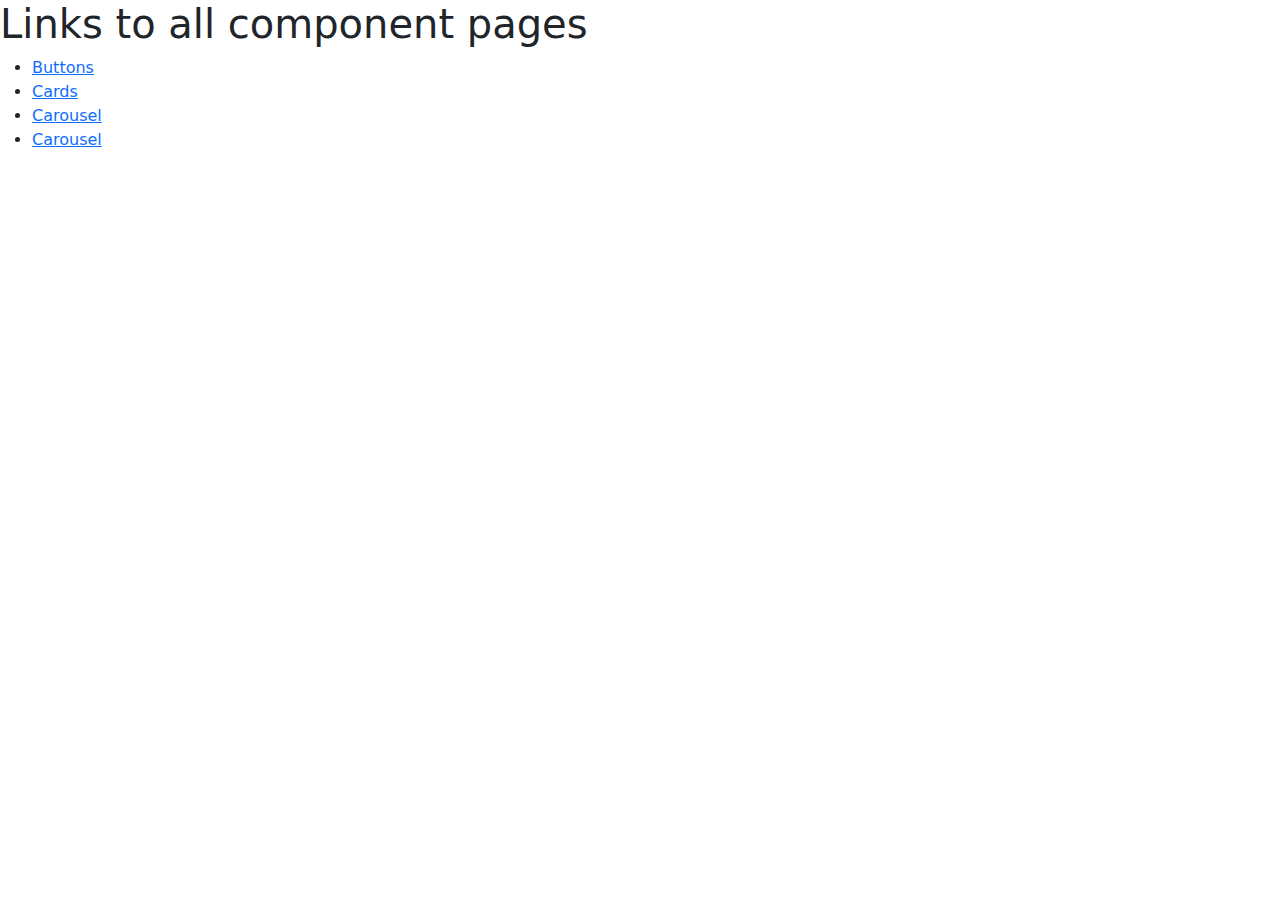
<file: index.html>
<!DOCTYPE html>
<html lang="en">
  <head>
    <meta charset="utf-8">
    <meta name="viewport" content="width=device-width, initial-scale=1">
    <title>Bootstrap demo</title>
    <link href="https://cdn.jsdelivr.net/npm/bootstrap@5.3.3/dist/css/bootstrap.min.css" rel="stylesheet" integrity="sha384-QWTKZyjpPEjISv5WaRU9OFeRpok6YctnYmDr5pNlyT2bRjXh0JMhjY6hW+ALEwIH" crossorigin="anonymous">
  </head>
  <body>
    <h1>Links to all component pages</h1>
    <ul>
        <li>
            <a href="buttons.html">Buttons</a>
        </li>
        <li>
            <a href="cards.html">Cards</a>
        </li>   
        <li>
            <a href="carousel.html">Carousel</a>
        </li>
        <li>
          <a href="navbar.html">Carousel</a>
      </li>
        
    </ul>
    <script src="https://cdn.jsdelivr.net/npm/bootstrap@5.3.3/dist/js/bootstrap.bundle.min.js" integrity="sha384-YvpcrYf0tY3lHB60NNkmXc5s9fDVZLESaAA55NDzOxhy9GkcIdslK1eN7N6jIeHz" crossorigin="anonymous"></script>
  </body>
</html>
</file>
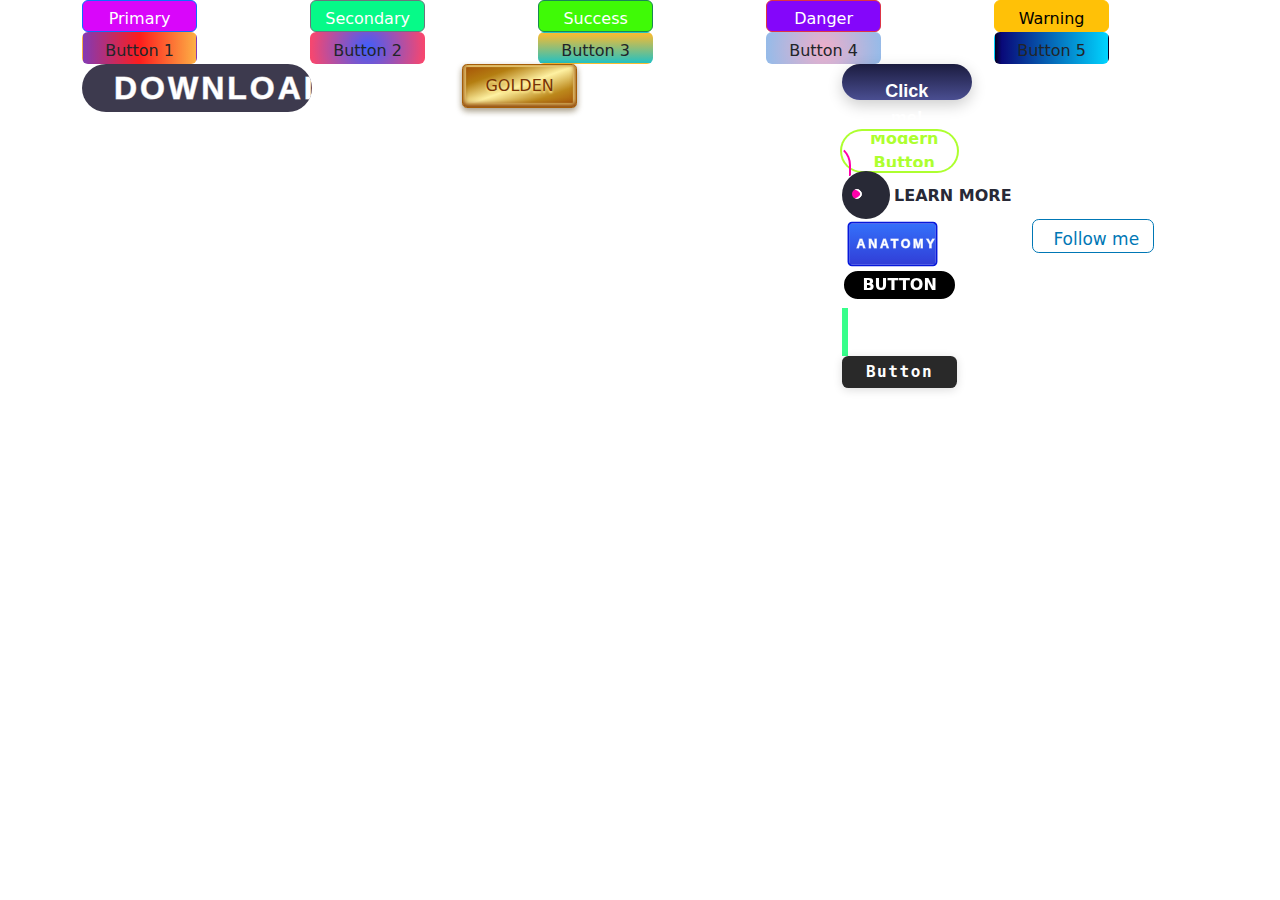
<file: buttons.html>
<!DOCTYPE html>
<html lang="en">

<head>
    <meta charset="utf-8">
    <meta name="viewport" content="width=device-width, initial-scale=1">
    <title>Bootstrap demo</title>
    <link href="https://cdn.jsdelivr.net/npm/bootstrap@5.3.3/dist/css/bootstrap.min.css" rel="stylesheet"
        integrity="sha384-QWTKZyjpPEjISv5WaRU9OFeRpok6YctnYmDr5pNlyT2bRjXh0JMhjY6hW+ALEwIH" crossorigin="anonymous">
    <link rel="stylesheet" href="css/buttons.css">
</head>

<body>

    <div class="container">
        <div class="row">
            <div class="col">
                <button type="button" class="btn btn-primary"> Primary</button>
            </div>
            <div class="col">
                <button type="button" class="btn btn-secondary">Secondary</button>
            </div>
            <div class="col">
                <button type="button" class="btn btn-success">Success</button>
            </div>
            <div class="col">
                <button type="button" class="btn btn-danger">Danger</button>
            </div>
            <div class="col">
                <button type="button" class="btn btn-warning">Warning</button>
            </div>
        </div>

        <div class="row">
            <div class="col">
                <button type="button" class="btn btn-button1"> Button 1</button>
            </div>
            <div class="col">
                <button type="button" class="btn btn-button2"> Button 2</button>
            </div>
            <div class="col">
                <button type="button" class="btn btn-button3"> Button 3</button>
            </div>
            <div class="col">
                <button type="button" class="btn btn-button4"> Button 4</button>
            </div>
            <div class="col">
                <button type="button" class="btn btn-button5"> Button 5</button>
            </div>

        </div>

        <div class="row">
            <div class="col">
                <button id="purple" class="button">
                    <span class="button-content">Download </span>
                </button>
            </div>
            <div class="col">

                <button role="button" class="golden-button">
                    <span class="golden-text">Golden</span>
                </button>
            </div>
            <div class="col">
                <button id="clickme" class="beautiful-button">
                    Click me!
                  </button>
            <div class="col">
                <button id="modern" class="animated-button">
                    <svg viewBox="0 0 24 24" class="arr-2" xmlns="http://www.w3.org/2000/svg">
                        <path
                            d="M16.1716 10.9999L10.8076 5.63589L12.2218 4.22168L20 11.9999L12.2218 19.778L10.8076 18.3638L16.1716 12.9999H4V10.9999H16.1716Z">
                        </path>
                    </svg>
                    <span class="text">Modern Button</span>
                    <span class="circle"></span>
                    <svg viewBox="0 0 24 24" class="arr-1" xmlns="http://www.w3.org/2000/svg">
                        <path
                            d="M16.1716 10.9999L10.8076 5.63589L12.2218 4.22168L20 11.9999L12.2218 19.778L10.8076 18.3638L16.1716 12.9999H4V10.9999H16.1716Z">
                        </path>
                    </svg>
                </button>

            </div>
            <div class="col">
                <button id="learnmore" class="learn-more">
                    <span class="circle" aria-hidden="true">
                    <span class="icon arrow"></span>
                    </span>
                    <span class="button-text">Learn More</span>
                  </button>
            </div>



            <div class="row">
                <div class="col">
                    <button id="anatomy" class="button">
                        <div class="icon">
                          <span class="text-icon hide">Icon</span>
                          <svg
                            class="css-i6dzq1"
                            stroke-linejoin="round"
                            stroke-linecap="round"
                            fill="none"
                            stroke-width="2"
                            stroke="currentColor"
                            height="24"
                            width="24"
                            viewBox="0 0 24 24"
                          >
                            <path d="M17 3a2.828 2.828 0 1 1 4 4L7.5 20.5 2 22l1.5-5.5L17 3z"></path>
                          </svg>
                        </div>
                        <span class="title"> Anatomy </span>
                        <div class="padding-left hide">
                          <div class="padding-left-line">
                            <span class="padding-left-text">Left Padding</span>
                          </div>
                        </div>
                        <div class="padding-right hide">
                          <div class="padding-right-line">
                            <span class="padding-right-text">Right Padding</span>
                          </div>
                        </div>
                        <div class="background hide">
                          <span class="background-text">Background</span>
                        </div>
                        <div class="border hide">
                          <span class="border-text">Border Radius</span>
                        </div>
                      </button>
                      
                </div>
                <div class="col">
                    <button id="followme">
                        <p>Follow me</p>
                        <svg viewBox="0 0 16 16" class="bi bi-whatsapp" fill="currentColor" height="16" width="16" xmlns="http://www.w3.org/2000/svg">
                            <path d="M0 1.146C0 .513.526 0 1.175 0h13.65C15.474 0 16 .513 16 1.146v13.708c0 .633-.526 1.146-1.175 1.146H1.175C.526 16 0 15.487 0 14.854V1.146zm4.943 12.248V6.169H2.542v7.225h2.401zm-1.2-8.212c.837 0 1.358-.554 1.358-1.248-.015-.709-.52-1.248-1.342-1.248-.822 0-1.359.54-1.359 1.248 0 .694.521 1.248 1.327 1.248h.016zm4.908 8.212V9.359c0-.216.016-.432.08-.586.173-.431.568-.878 1.232-.878.869 0 1.216.662 1.216 1.634v3.865h2.401V9.25c0-2.22-1.184-3.252-2.764-3.252-1.274 0-1.845.7-2.165 1.193v.025h-.016a5.54 5.54 0 0 1 .016-.025V6.169h-2.4c.03.678 0 7.225 0 7.225h2.4z"></path>
                        </svg>
                    </button>
                </div>
                <div class="col">
                    <button id="slide" class="btn-23">
                        <span class="text">Button</span>
                        <span aria-hidden="" class="marquee">Button</span>
                      </button>
                      
                </div>
                <div class="col">
                    <button id="green" class="button" data-text="Awesome">
                        <span class="actual-text">&nbsp;uiverse&nbsp;</span>
                        <span aria-hidden="true" class="hover-text">&nbsp;uiverse&nbsp;</span>
                    </button>
                </div>
                <div class="col">
                    <button id="code" class="ui-btn">
                        <span>
                          Button 
                        </span>
                      </button>
                </div>
            </div>

        </div>

    </div>

    <script src="https://cdn.jsdelivr.net/npm/bootstrap@5.3.3/dist/js/bootstrap.bundle.min.js"
        integrity="sha384-YvpcrYf0tY3lHB60NNkmXc5s9fDVZLESaAA55NDzOxhy9GkcIdslK1eN7N6jIeHz"
        crossorigin="anonymous"></script>
</body>

</html>
</file>
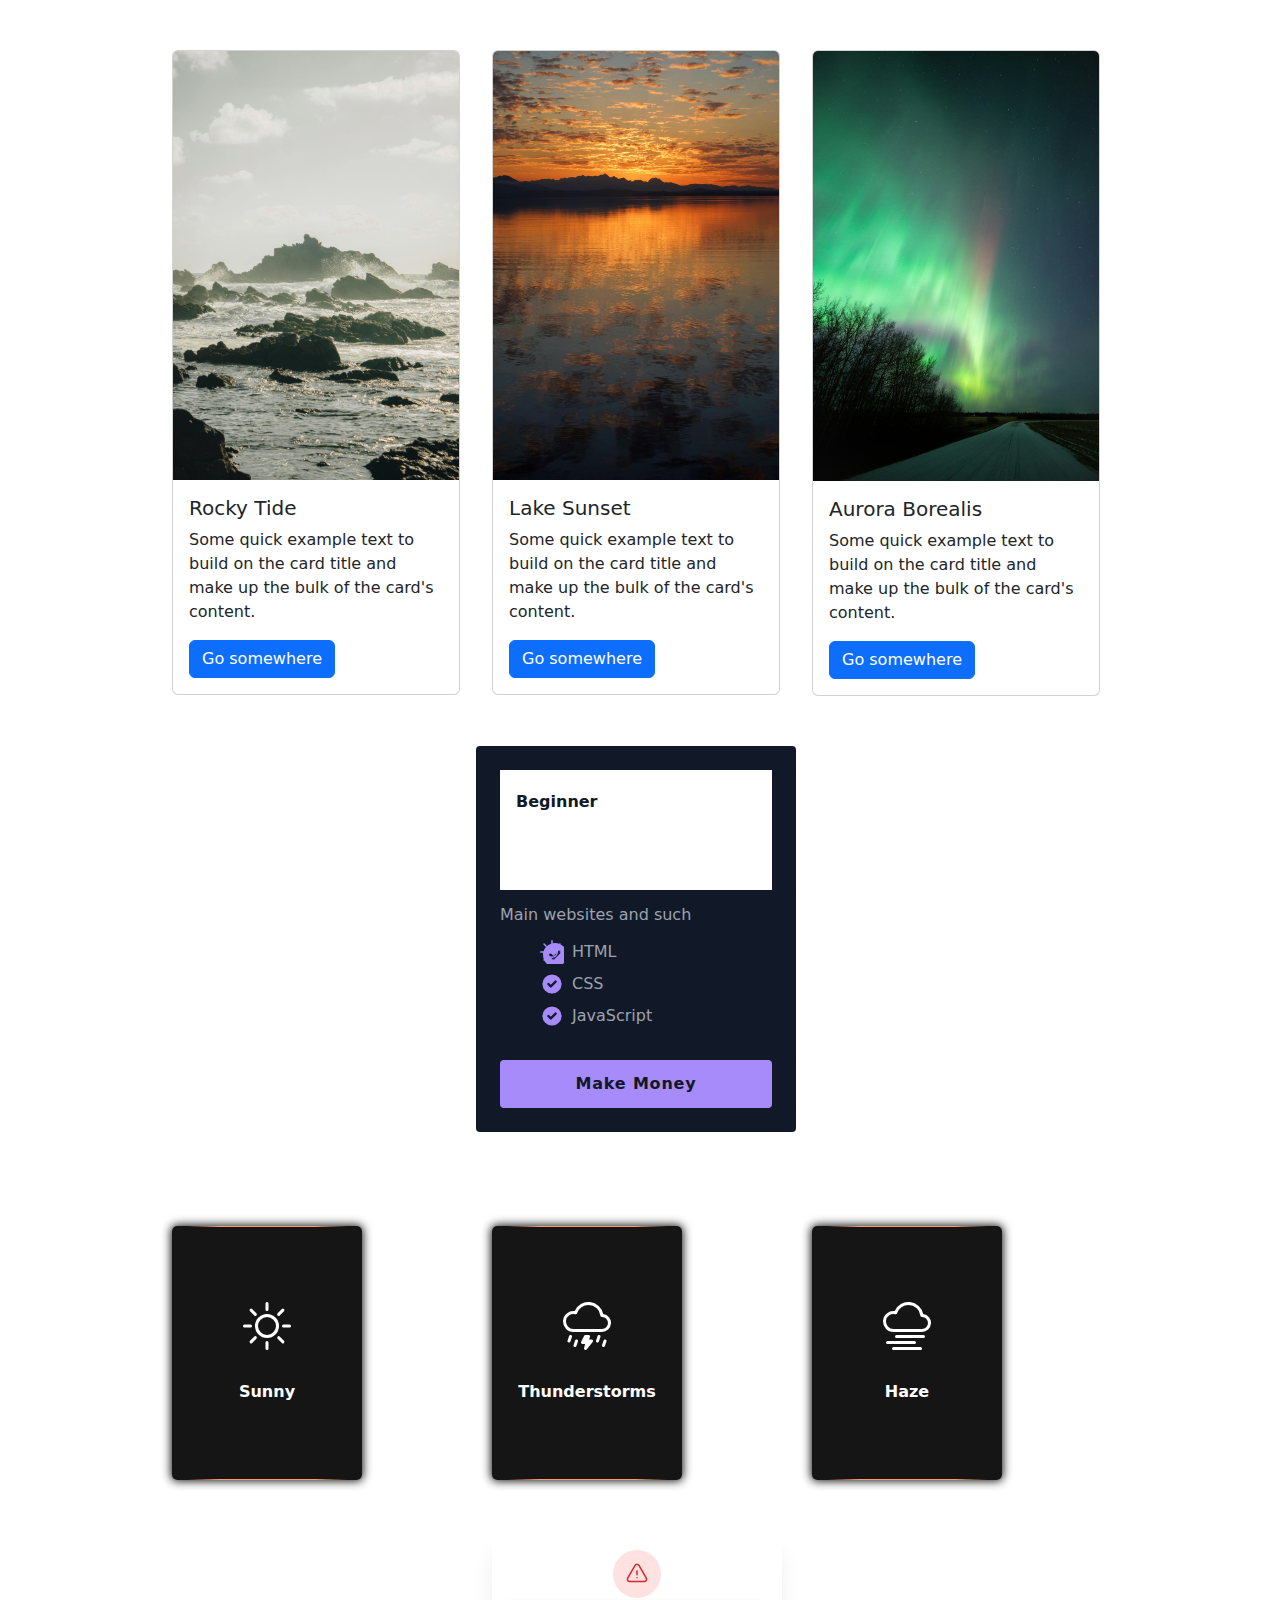
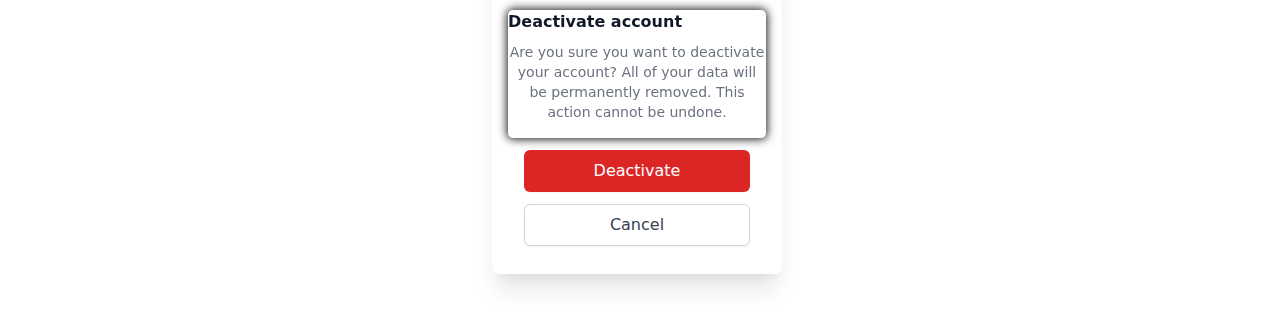
<file: cards.html>
<!DOCTYPE html>
<html lang="en">

<head>
  <meta charset="utf-8">
  <meta name="viewport" content="width=device-width, initial-scale=1">
  <title>Bootstrap demo</title>
  <link href="https://cdn.jsdelivr.net/npm/bootstrap@5.3.3/dist/css/bootstrap.min.css" rel="stylesheet"
    integrity="sha384-QWTKZyjpPEjISv5WaRU9OFeRpok6YctnYmDr5pNlyT2bRjXh0JMhjY6hW+ALEwIH" crossorigin="anonymous">
  <link rel="stylesheet" href="css/cards.css">
</head>

<body>
  <div class="row justify-content-center">
    <div class="col-3">
      <div class="card" style="width: 18rem;">
        <img src="img/img1.jpg" class="card-img-top" alt="rocks">
        <div class="card-body">
          <h5 class="card-title">Rocky Tide</h5>
          <p class="card-text">Some quick example text to build on the card title and make up the bulk of the card's
            content.</p>
          <a href="#" class="btn btn-primary">Go somewhere</a>
        </div>
      </div>
    </div>


    <div class="col-3">
      <div class="card" style="width: 18rem;">
        <img src="img/img2.jpg" class="card-img-top" alt="...">
        <div class="card-body">
          <h5 class="card-title">Lake Sunset</h5>
          <p class="card-text">Some quick example text to build on the card title and make up the bulk of the card's
            content.</p>
          <a href="#" class="btn btn-primary">Go somewhere</a>
        </div>
      </div>
    </div>

    <div class="col-3">
      <div class="card" style="width: 18rem;">
        <img src="img/img3.jpg" class="card-img-top" alt="...">
        <div class="card-body">
          <h5 class="card-title">Aurora Borealis</h5>
          <p class="card-text">Some quick example text to build on the card title and make up the bulk of the card's
            content.</p>
          <a href="#" class="btn btn-primary">Go somewhere</a>
        </div>
      </div>
    </div>
  </div>

  <div class="row justify-content-center mt-5">
    <div class="col-3">
      <div class="card2">
        <div class="header">
          <span class="title">Beginner</span>
          <span class="price">Free</span>
        </div>
        <p class="desc">Main websites and such</p>
        <ul class="lists">
          <li class="list">
            <svg xmlns="http://www.w3.org/2000/svg" width="16" height="16" fill="currentColor"
              class="bi bi-brightness-high" viewBox="0 0 16 16">
              <path
                d="M8 11a3 3 0 1 1 0-6 3 3 0 0 1 0 6m0 1a4 4 0 1 0 0-8 4 4 0 0 0 0 8M8 0a.5.5 0 0 1 .5.5v2a.5.5 0 0 1-1 0v-2A.5.5 0 0 1 8 0m0 13a.5.5 0 0 1 .5.5v2a.5.5 0 0 1-1 0v-2A.5.5 0 0 1 8 13m8-5a.5.5 0 0 1-.5.5h-2a.5.5 0 0 1 0-1h2a.5.5 0 0 1 .5.5M3 8a.5.5 0 0 1-.5.5h-2a.5.5 0 0 1 0-1h2A.5.5 0 0 1 3 8m10.657-5.657a.5.5 0 0 1 0 .707l-1.414 1.415a.5.5 0 1 1-.707-.708l1.414-1.414a.5.5 0 0 1 .707 0m-9.193 9.193a.5.5 0 0 1 0 .707L3.05 13.657a.5.5 0 0 1-.707-.707l1.414-1.414a.5.5 0 0 1 .707 0m9.193 2.121a.5.5 0 0 1-.707 0l-1.414-1.414a.5.5 0 0 1 .707-.707l1.414 1.414a.5.5 0 0 1 0 .707M4.464 4.465a.5.5 0 0 1-.707 0L2.343 3.05a.5.5 0 1 1 .707-.707l1.414 1.414a.5.5 0 0 1 0 .708" />

              <path fill-rule="evenodd"
                d="M10 18a8 8 0 100-16 8 8 0 000 16zm3.707-9.293a1 1 0 00-1.414-1.414L9 10.586 7.707 9.293a1 1 0 00-1.414 1.414l2 2a1 1 0 001.414 0l4-4z"
                clip-rule="evenodd"></path>
            </svg>
            <span>HTML</span>
          </li>
          <li class="list">
            <svg xmlns="http://www.w3.org/2000/svg" viewBox="0 0 20 20" fill="currentColor">
              <path fill-rule="evenodd"
                d="M10 18a8 8 0 100-16 8 8 0 000 16zm3.707-9.293a1 1 0 00-1.414-1.414L9 10.586 7.707 9.293a1 1 0 00-1.414 1.414l2 2a1 1 0 001.414 0l4-4z"
                clip-rule="evenodd"></path>
            </svg>
            <span>CSS</span>
          </li>
          <li class="list">
            <svg xmlns="http://www.w3.org/2000/svg" viewBox="0 0 20 20" fill="currentColor">
              <path fill-rule="evenodd"
                d="M10 18a8 8 0 100-16 8 8 0 000 16zm3.707-9.293a1 1 0 00-1.414-1.414L9 10.586 7.707 9.293a1 1 0 00-1.414 1.414l2 2a1 1 0 001.414 0l4-4z"
                clip-rule="evenodd"></path>
            </svg>
            <span>JavaScript</span>
          </li>
        </ul>
        <button type="button" class="action">Make Money</button>
      </div>
    </div>
  </div>

  <div class="row justify-content-center">
    <div class="col-3">
      <div class="pizza-card">
        <div class="content">
          <div class="back">
            <div class="back-content">
              <svg xmlns="http://www.w3.org/2000/svg" width="48" height="48" fill="currentColor" class="bi bi-brightness-high" viewBox="0 0 16 16">
                <path d="M8 11a3 3 0 1 1 0-6 3 3 0 0 1 0 6m0 1a4 4 0 1 0 0-8 4 4 0 0 0 0 8M8 0a.5.5 0 0 1 .5.5v2a.5.5 0 0 1-1 0v-2A.5.5 0 0 1 8 0m0 13a.5.5 0 0 1 .5.5v2a.5.5 0 0 1-1 0v-2A.5.5 0 0 1 8 13m8-5a.5.5 0 0 1-.5.5h-2a.5.5 0 0 1 0-1h2a.5.5 0 0 1 .5.5M3 8a.5.5 0 0 1-.5.5h-2a.5.5 0 0 1 0-1h2A.5.5 0 0 1 3 8m10.657-5.657a.5.5 0 0 1 0 .707l-1.414 1.415a.5.5 0 1 1-.707-.708l1.414-1.414a.5.5 0 0 1 .707 0m-9.193 9.193a.5.5 0 0 1 0 .707L3.05 13.657a.5.5 0 0 1-.707-.707l1.414-1.414a.5.5 0 0 1 .707 0m9.193 2.121a.5.5 0 0 1-.707 0l-1.414-1.414a.5.5 0 0 1 .707-.707l1.414 1.414a.5.5 0 0 1 0 .707M4.464 4.465a.5.5 0 0 1-.707 0L2.343 3.05a.5.5 0 1 1 .707-.707l1.414 1.414a.5.5 0 0 1 0 .708"/>
              </svg>
              <strong>Sunny</strong>
            </div>
          </div>
          <div class="front">

            <div class="img">
              <div class="circle">
              </div>
              <div class="circle" id="right">
              </div>
              <div class="circle" id="bottom">
              </div>
            </div>

            <div class="front-content">
              <small class="badge">High 90</small>
              <small class="badge">Low 68</small>
              <div class="description">
                <div class="title">
                  <p class="title">
                    <strong>Sunny</strong>
                  </p>
                  <svg fill-rule="nonzero" height="15px" width="15px" viewBox="0,0,256,256"
                    xmlns:xlink="http://www.w3.org/1999/xlink" xmlns="http://www.w3.org/2000/svg">
                    <g style="mix-blend-mode: normal" text-anchor="none" font-size="none" font-weight="none"
                      font-family="none" stroke-dashoffset="0" stroke-dasharray="" stroke-miterlimit="10"
                      stroke-linejoin="miter" stroke-linecap="butt" stroke-width="1" stroke="none" fill-rule="nonzero"
                      fill="#20c997">
                      <g transform="scale(8,8)">
                        <path d="M25,27l-9,-6.75l-9,6.75v-23h18z"></path>
                      </g>
                    </g>
                  </svg>
                </div>
                <p class="card-footer">
                  Today's High will be 90 degrees; Low is 68 degrees. You can expect more of the same throughout the day.
                </p>
              </div>
            </div>
          </div>
        </div>
      </div>
    </div>


    <div class="col-3">
      <div class="pizza-card">
        <div class="content">
          <div class="back">
            <div class="back-content">
              <svg xmlns="http://www.w3.org/2000/svg" width="48" height="48" fill="currentColor" class="bi bi-cloud-lightning-rain" viewBox="0 0 16 16">
                <path d="M2.658 11.026a.5.5 0 0 1 .316.632l-.5 1.5a.5.5 0 1 1-.948-.316l.5-1.5a.5.5 0 0 1 .632-.316m9.5 0a.5.5 0 0 1 .316.632l-.5 1.5a.5.5 0 1 1-.948-.316l.5-1.5a.5.5 0 0 1 .632-.316m-7.5 1.5a.5.5 0 0 1 .316.632l-.5 1.5a.5.5 0 1 1-.948-.316l.5-1.5a.5.5 0 0 1 .632-.316m9.5 0a.5.5 0 0 1 .316.632l-.5 1.5a.5.5 0 1 1-.948-.316l.5-1.5a.5.5 0 0 1 .632-.316m-.753-8.499a5.001 5.001 0 0 0-9.499-1.004A3.5 3.5 0 1 0 3.5 10H13a3 3 0 0 0 .405-5.973M8.5 1a4 4 0 0 1 3.976 3.555.5.5 0 0 0 .5.445H13a2 2 0 0 1 0 4H3.5a2.5 2.5 0 1 1 .605-4.926.5.5 0 0 0 .596-.329A4 4 0 0 1 8.5 1M7.053 11.276A.5.5 0 0 1 7.5 11h1a.5.5 0 0 1 .474.658l-.28.842H9.5a.5.5 0 0 1 .39.812l-2 2.5a.5.5 0 0 1-.875-.433L7.36 14H6.5a.5.5 0 0 1-.447-.724z"/>
              </svg>
              </svg>
              <strong>Thunderstorms</strong>
            </div>
          </div>
          <div class="front">

            <div class="img">
              <div class="circle">
              </div>
              <div class="circle" id="right">
              </div>
              <div class="circle" id="bottom">
              </div>
            </div>

            <div class="front-content">
              <small class="badge">High 87</small>
              <small class="badge">Low 71</small>
              <div class="description">
                <div class="title">
                  <p class="title">
                    <strong>Thunderstorms</strong>
                  </p>
                  <svg fill-rule="nonzero" height="15px" width="15px" viewBox="0,0,256,256"
                    xmlns:xlink="http://www.w3.org/1999/xlink" xmlns="http://www.w3.org/2000/svg">
                    <g style="mix-blend-mode: normal" text-anchor="none" font-size="none" font-weight="none"
                      font-family="none" stroke-dashoffset="0" stroke-dasharray="" stroke-miterlimit="10"
                      stroke-linejoin="miter" stroke-linecap="butt" stroke-width="1" stroke="none" fill-rule="nonzero"
                      fill="#20c997">
                      <g transform="scale(8,8)">
                        <path d="M25,27l-9,-6.75l-9,6.75v-23h18z"></path>
                      </g>
                    </g>
                  </svg>
                </div>
                <p class="card-footer">
                  Today's High will be 87 degrees; Low is 71 degrees. You can expect scattered thunderstorms thoughout the day.
                </p>
              </div>
            </div>
          </div>
        </div>
      </div>
    </div>

    <div class="col-3">
      <div class="pizza-card">
        <div class="content">
          <div class="back">
            <div class="back-content">
              <svg xmlns="http://www.w3.org/2000/svg" width="48" height="48" fill="currentColor" class="bi bi-cloud-haze" viewBox="0 0 16 16">
                <path d="M4 11.5a.5.5 0 0 1 .5-.5h9a.5.5 0 0 1 0 1h-9a.5.5 0 0 1-.5-.5m-3 2a.5.5 0 0 1 .5-.5h9a.5.5 0 0 1 0 1h-9a.5.5 0 0 1-.5-.5m2 2a.5.5 0 0 1 .5-.5h9a.5.5 0 0 1 0 1h-9a.5.5 0 0 1-.5-.5M13.405 4.027a5.001 5.001 0 0 0-9.499-1.004A3.5 3.5 0 1 0 3.5 10H13a3 3 0 0 0 .405-5.973M8.5 1a4 4 0 0 1 3.976 3.555.5.5 0 0 0 .5.445H13a2 2 0 0 1 0 4H3.5a2.5 2.5 0 1 1 .605-4.926.5.5 0 0 0 .596-.329A4 4 0 0 1 8.5 1"/>
              </svg>
              </svg>
              </svg>
              <strong>Haze</strong>
            </div>
          </div>
          <div class="front">

            <div class="img">
              <div class="circle">
              </div>
              <div class="circle" id="right">
              </div>
              <div class="circle" id="bottom">
              </div>
            </div>

            <div class="front-content">
              <small class="badge">High 95</small>
              <small class="badge">Low 80</small>
              <div class="description">
                <div class="title">
                  <p class="title">
                    <strong>Haze</strong>
                  </p>
                  <svg fill-rule="nonzero" height="15px" width="15px" viewBox="0,0,256,256"
                    xmlns:xlink="http://www.w3.org/1999/xlink" xmlns="http://www.w3.org/2000/svg">
                    <g style="mix-blend-mode: normal" text-anchor="none" font-size="none" font-weight="none"
                      font-family="none" stroke-dashoffset="0" stroke-dasharray="" stroke-miterlimit="10"
                      stroke-linejoin="miter" stroke-linecap="butt" stroke-width="1" stroke="none" fill-rule="nonzero"
                      fill="#20c997">
                      <g transform="scale(8,8)">
                        <path d="M25,27l-9,-6.75l-9,6.75v-23h18z"></path>
                      </g>
                    </g>
                  </svg>
                </div>
                <p class="card-footer">
                  Today's High will be 95 degrees; Low is 80 degrees. You can expect a very foggy atmosphere with 500 feet of visibility.
                </p>
              </div>
            </div>
          </div>
        </div>
      </div>
    </div>
  </div>
  <div class="row justify-content-center">
      <div class="col-3">
        <div class="deactivatecard">
          <div class="header">
            <div class="image"><svg aria-hidden="true" stroke="currentColor" stroke-width="1.5" viewBox="0 0 24 24" fill="none">
                        <path d="M12 9v3.75m-9.303 3.376c-.866 1.5.217 3.374 1.948 3.374h14.71c1.73 0 2.813-1.874 1.948-3.374L13.949 3.378c-.866-1.5-3.032-1.5-3.898 0L2.697 16.126zM12 15.75h.007v.008H12v-.008z" stroke-linejoin="round" stroke-linecap="round"></path>
                      </svg></div>
            <div class="content">
               <span class="title">Deactivate account</span>
               <p class="message">Are you sure you want to deactivate your account? All of your data will be permanently removed. This action cannot be undone.</p>
            </div>
             <div class="actions">
               <button class="deactivate" type="button">Deactivate</button>
               <button class="cancel" type="button">Cancel</button>
            </div>
          </div>
          </div>
      </div>
  </div>
    
  <script src="https://cdn.jsdelivr.net/npm/bootstrap@5.3.3/dist/js/bootstrap.bundle.min.js"
    integrity="sha384-YvpcrYf0tY3lHB60NNkmXc5s9fDVZLESaAA55NDzOxhy9GkcIdslK1eN7N6jIeHz"
    crossorigin="anonymous"></script>
</body>

</html>
</file>
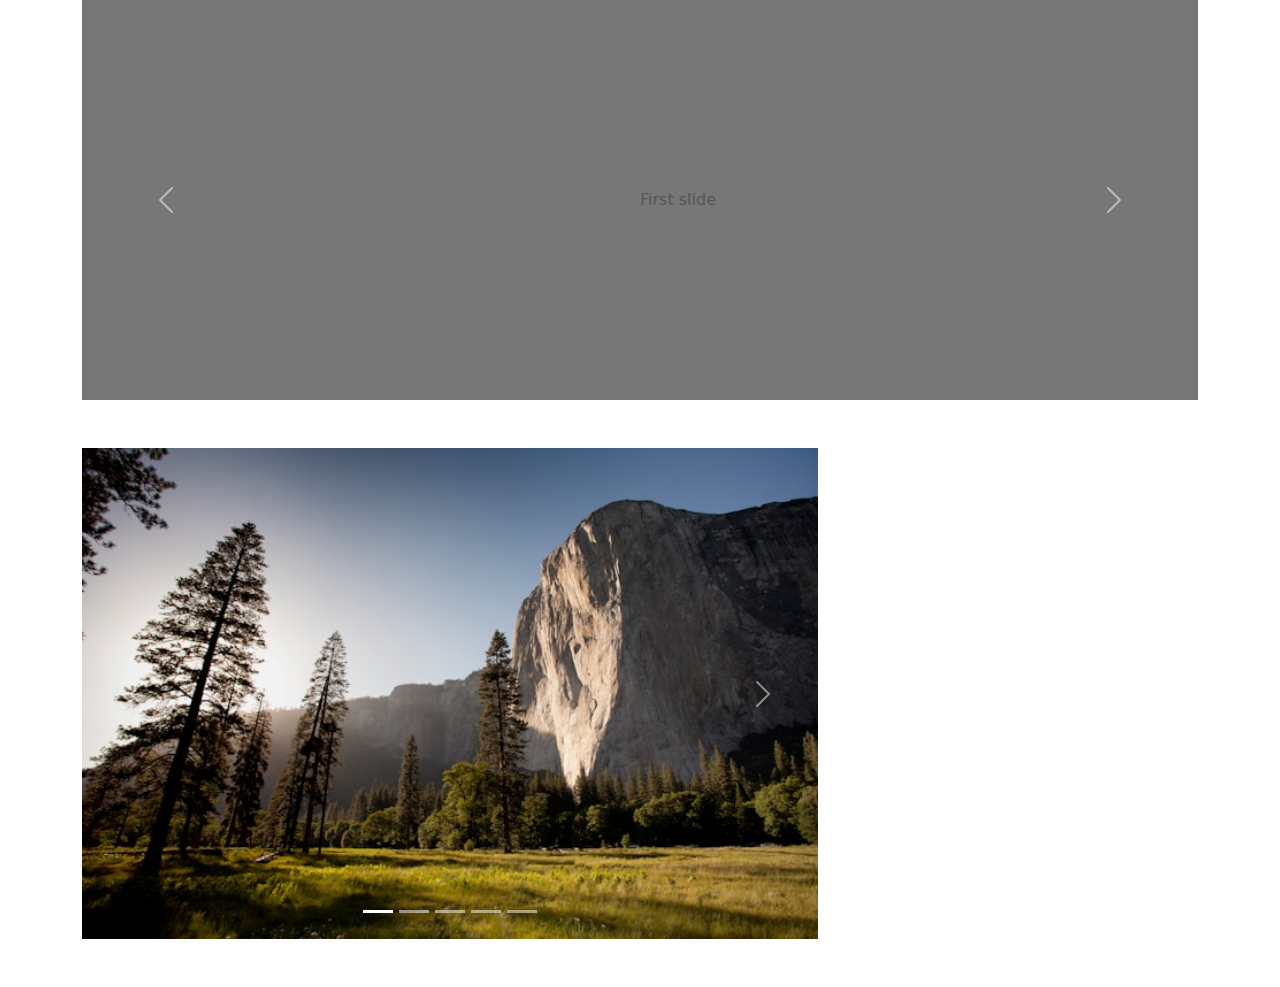
<file: carousel.html>
<!DOCTYPE html>
<html lang="en">

<head>
  <meta charset="utf-8">
  <meta name="viewport" content="width=device-width, initial-scale=1">
  <title>Bootstrap demo</title>
  <link href="https://cdn.jsdelivr.net/npm/bootstrap@5.3.3/dist/css/bootstrap.min.css" rel="stylesheet"
    integrity="sha384-QWTKZyjpPEjISv5WaRU9OFeRpok6YctnYmDr5pNlyT2bRjXh0JMhjY6hW+ALEwIH" crossorigin="anonymous">
</head>

<body>


  <div class="container">
    <div class="row">
      <div class="col">
        <div id="carouselExample" class="carousel slide">
          <div class="carousel-inner">
            <div class="carousel-item active">
              <svg class="bd-placeholder-img bd-placeholder-img-lg d-block w-100" width="800" height="400" xmlns="http://www.w3.org/2000/svg" role="img" aria-label="Placeholder: First slide" preserveAspectRatio="xMidYMid slice" focusable="false"><title>Placeholder</title><rect width="100%" height="100%" fill="#777"></rect><text x="50%" y="50%" fill="#555" dy=".3em">First slide</text></svg>
            </div>
            <div class="carousel-item">
              <svg class="bd-placeholder-img bd-placeholder-img-lg d-block w-100" width="800" height="400" xmlns="http://www.w3.org/2000/svg" role="img" aria-label="Placeholder: First slide" preserveAspectRatio="xMidYMid slice" focusable="false"><title>Placeholder</title><rect width="100%" height="100%" fill="#777"></rect><text x="50%" y="50%" fill="#555" dy=".3em">Second slide</text></svg>
            </div>
            <div class="carousel-item">
              <svg class="bd-placeholder-img bd-placeholder-img-lg d-block w-100" width="800" height="400" xmlns="http://www.w3.org/2000/svg" role="img" aria-label="Placeholder: First slide" preserveAspectRatio="xMidYMid slice" focusable="false"><title>Placeholder</title><rect width="100%" height="100%" fill="#777"></rect><text x="50%" y="50%" fill="#555" dy=".3em">Third slide</text></svg>
            </div>
          </div>
          <button class="carousel-control-prev" type="button" data-bs-target="#carouselExample" data-bs-slide="prev">
            <span class="carousel-control-prev-icon" aria-hidden="true"></span>
            <span class="visually-hidden">Previous</span>
          </button>
          <button class="carousel-control-next" type="button" data-bs-target="#carouselExample" data-bs-slide="next">
            <span class="carousel-control-next-icon" aria-hidden="true"></span>
            <span class="visually-hidden">Next</span>
          </button>
        </div>

      </div>
    </div>
  </div>


  <div class="container">
    <div class="row my-5">
      <div class="col-8">
        <div id="carouselExampleIndicators" class="carousel slide">
          <div class="carousel-indicators">
            <button type="button" data-bs-target="#carouselExampleIndicators" data-bs-slide-to="0" class="active" aria-current="true" aria-label="Slide 1"></button>
            <button type="button" data-bs-target="#carouselExampleIndicators" data-bs-slide-to="1" aria-label="Slide 2"></button>
            <button type="button" data-bs-target="#carouselExampleIndicators" data-bs-slide-to="2" aria-label="Slide 3"></button>
            <button type="button" data-bs-target="#carouselExampleIndicators" data-bs-slide-to="3" aria-label="Slide 4"></button>
            <button type="button" data-bs-target="#carouselExampleIndicators" data-bs-slide-to="4" aria-label="Slide 5"></button>
          </div>
          <div class="carousel-inner">
            <div class="carousel-item active">
              <img src="img/image-01.jpg" class="d-block w-100" alt="...">
            </div>
            <div class="carousel-item">
              <img src="img/image-02.jpg" class="d-block w-100" alt="...">
            </div>
            <div class="carousel-item">
              <img src="img/image-03.jpg" class="d-block w-100" alt="...">
            </div>
            <div class="carousel-item">
              <img src="img/image-04.jpg" class="d-block w-100" alt="...">
            </div>
            <div class="carousel-item">
              <img src="img/image-05.jpg" class="d-block w-100" alt="...">
            </div>
          </div>
          <button class="carousel-control-prev" type="button" data-bs-target="#carouselExampleIndicators" data-bs-slide="prev">
            <span class="carousel-control-prev-icon" aria-hidden="true"></span>
            <span class="visually-hidden">Previous</span>
          </button>
          <button class="carousel-control-next" type="button" data-bs-target="#carouselExampleIndicators" data-bs-slide="next">
            <span class="carousel-control-next-icon" aria-hidden="true"></span>
            <span class="visually-hidden">Next</span>
          </button>
        </div>

      </div>
    </div>
  </div>


  <script src="https://cdn.jsdelivr.net/npm/bootstrap@5.3.3/dist/js/bootstrap.bundle.min.js"
    integrity="sha384-YvpcrYf0tY3lHB60NNkmXc5s9fDVZLESaAA55NDzOxhy9GkcIdslK1eN7N6jIeHz"
    crossorigin="anonymous"></script>
</body>

</html>
</file>
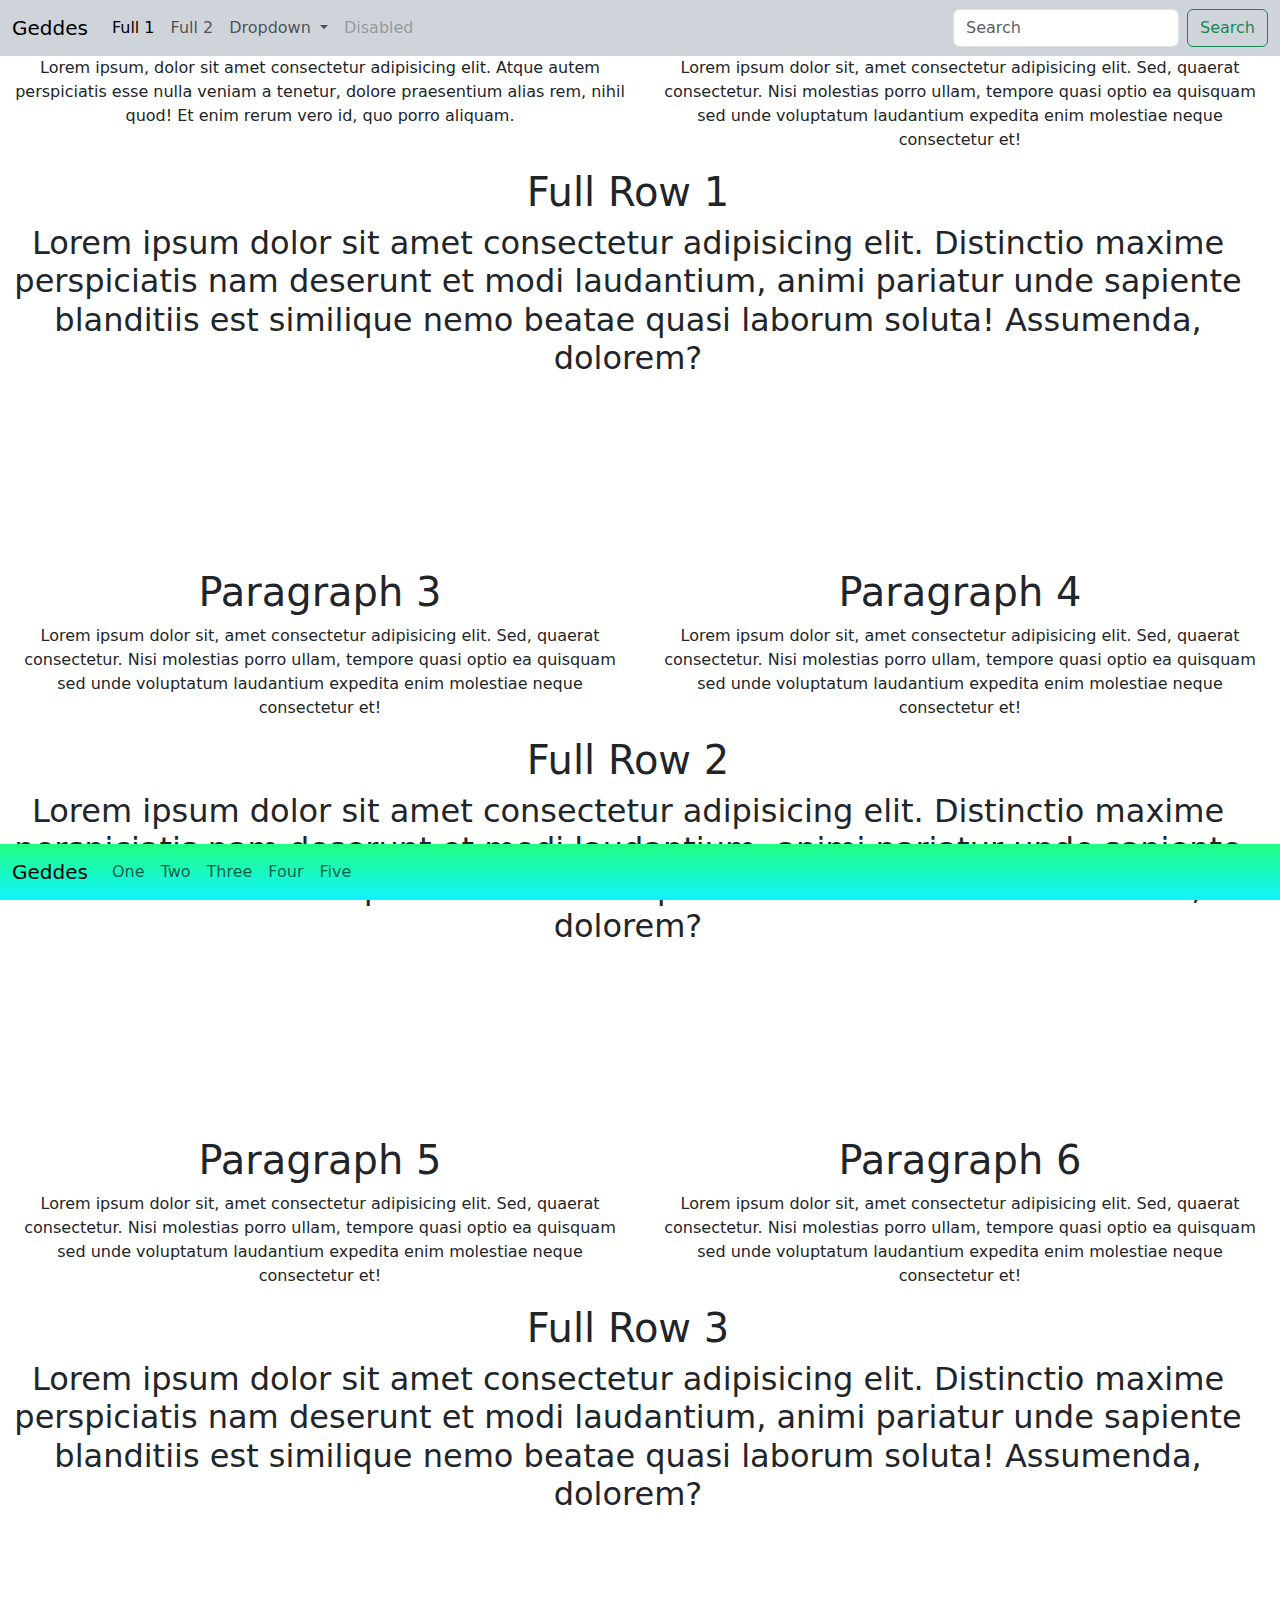
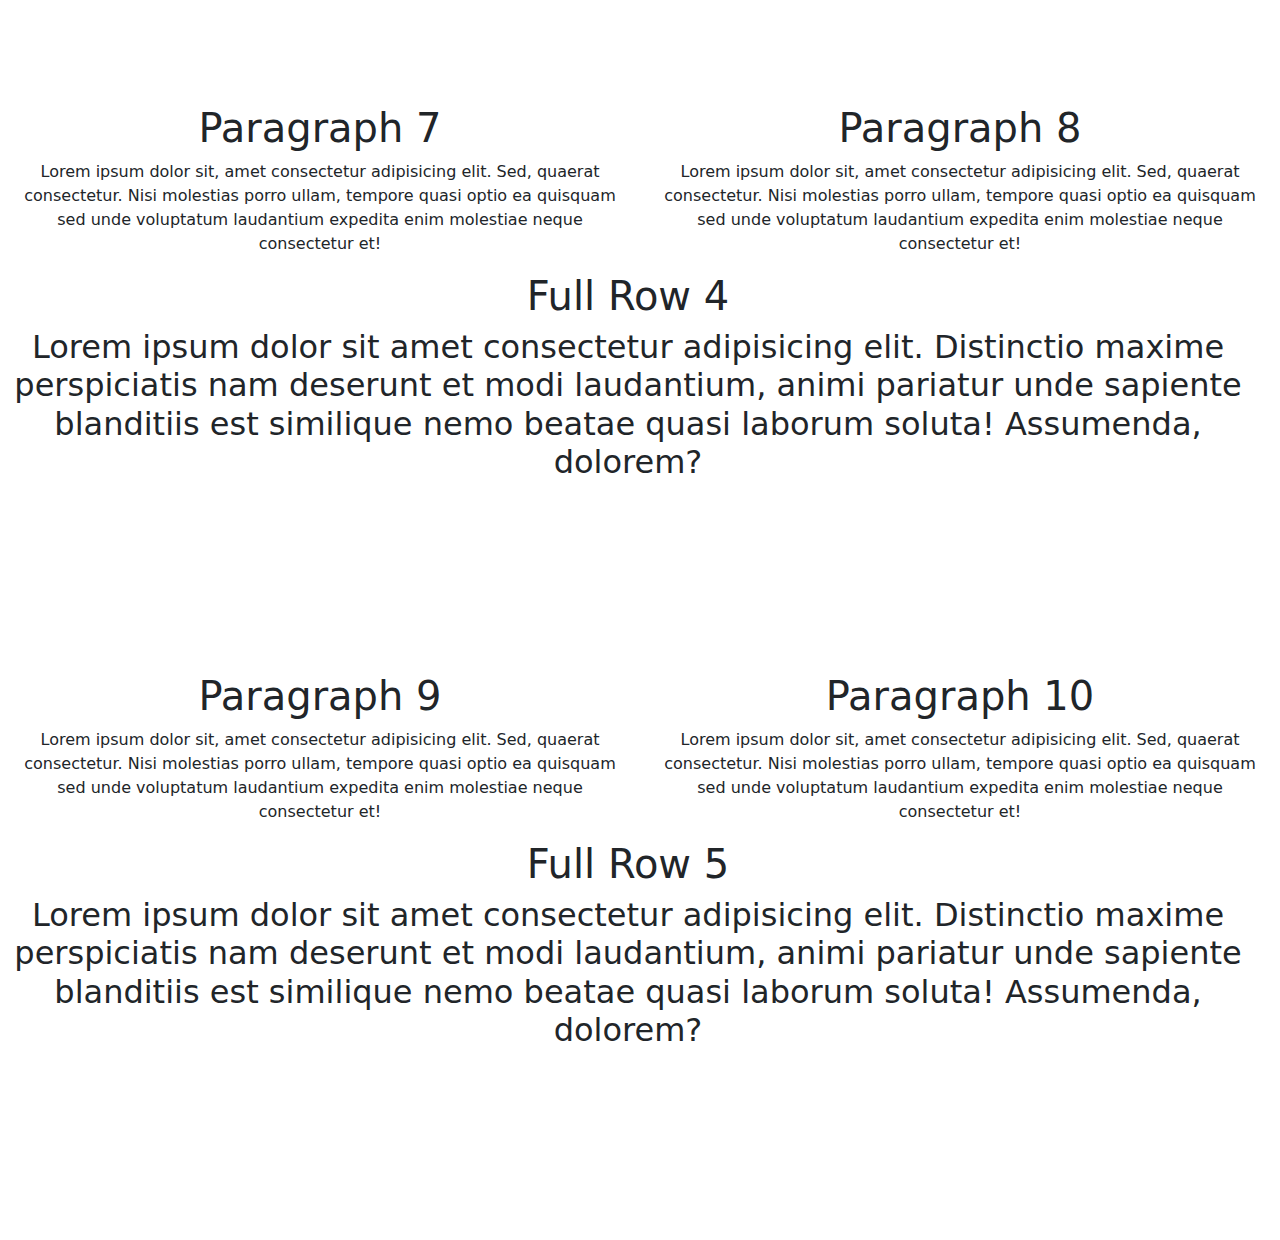
<file: navbar.html>
<!DOCTYPE html>
<html lang="en">
  <head>
    <meta charset="utf-8">
    <meta name="viewport" content="width=device-width, initial-scale=1">
    <title>Bootstrap demo</title>
    <link href="https://cdn.jsdelivr.net/npm/bootstrap@5.3.3/dist/css/bootstrap.min.css" rel="stylesheet" integrity="sha384-QWTKZyjpPEjISv5WaRU9OFeRpok6YctnYmDr5pNlyT2bRjXh0JMhjY6hW+ALEwIH" crossorigin="anonymous">
    <link rel="stylesheet" href="css/navbar.css">
  </head>
  <body>

    <nav class="navbar navbar-expand-lg bg-dark-subtle fixed-top">
        <div class="container-fluid">
          <a class="navbar-brand" href="index.html">Geddes</a>
          <button class="navbar-toggler" type="button" data-bs-toggle="collapse" data-bs-target="#navbarSupportedContent" aria-controls="navbarSupportedContent" aria-expanded="false" aria-label="Toggle navigation">
            <span class="navbar-toggler-icon"></span>
          </button>
          <div class="collapse navbar-collapse" id="navbarSupportedContent">
            <ul class="navbar-nav me-auto mb-2 mb-lg-0">
              <li class="nav-item">
                <a class="nav-link active" aria-current="page" href="#full1">Full 1</a>
              </li>
              <li class="nav-item">
                <a class="nav-link" href="#full2">Full 2</a>
              </li>
              <li class="nav-item dropdown">
                <a class="nav-link dropdown-toggle" href="#" role="button" data-bs-toggle="dropdown" aria-expanded="false">
                  Dropdown
                </a>
                <ul class="dropdown-menu">
                  <li><a class="dropdown-item" href="#full3">Full 3</a></li>
                  <li><a class="dropdown-item" href="#full4">Full 4</a></li>
                  <li><hr class="dropdown-divider"></li>
                  <li><a class="dropdown-item" href="#full5">Full 5</a></li>
                </ul>
              </li>
              <li class="nav-item">
                <a class="nav-link disabled" aria-disabled="true">Disabled</a>
              </li>
            </ul>
            <form class="d-flex" role="search">
              <input class="form-control me-2" type="search" placeholder="Search" aria-label="Search">
              <button class="btn btn-outline-success" type="submit">Search</button>
            </form>
          </div>
        </div>
      </nav>




      <nav class="navbar navbar-expand-lg bg-gradient fixed-bottom">
        <div class="container-fluid">
          <a class="navbar-brand" href="index.html">Geddes</a>
          <button class="navbar-toggler" type="button" data-bs-toggle="collapse" data-bs-target="#navbarOne" aria-controls="navbarOne" aria-expanded="false" aria-label="Toggle navigation">
            <span class="navbar-toggler-icon"></span>
          </button>
          <div class="collapse navbar-collapse" id="navbarOne">
            <ul class="navbar-nav me-auto mb-2 mb-lg-0">
              <li class="nav-item">
                <a class="nav-link" href="#row1">One</a>
              </li>
              <li class="nav-item">
                <a class="nav-link" href="#row2">Two</a>
              </li>
              <li class="nav-item">
                <a class="nav-link" href="#row3">Three</a>
              </li>
              <li class="nav-item">
                <a class="nav-link" href="#row4">Four</a>
              </li>
              <li class="nav-item">
                <a class="nav-link" href="#row5">Five</a>
              </li>
            </ul>
          </div>
        </div>
      </nav>

      <div class="container-fluid">
        <div class="row">
            <div id="full1" class="col-6">
                <h1>Paragraph 1</h1>
                <p>Lorem ipsum, dolor sit amet consectetur adipisicing elit. Atque autem perspiciatis esse nulla veniam a tenetur, dolore praesentium alias rem, nihil quod! Et enim rerum vero id, quo porro aliquam.</p>
            </div>
            <div id="full2" class="col-6">
                <h1>Paragraph 2</h1>
                <p>Lorem ipsum dolor sit, amet consectetur adipisicing elit. Sed, quaerat consectetur. Nisi molestias porro ullam, tempore quasi optio ea quisquam sed unde voluptatum laudantium expedita enim molestiae neque consectetur et!</p>
            </div>
            <div id="row1" class="row">
              <div class="col-12">
                <h1>Full Row 1</h1>
                <h2>Lorem ipsum dolor sit amet consectetur adipisicing elit. Distinctio maxime perspiciatis nam deserunt et modi laudantium, animi pariatur unde sapiente blanditiis est similique nemo beatae quasi laborum soluta! Assumenda, dolorem?</h2>
              </div>
            </div>
            <div id="full3" class="col-6">
                <h1>Paragraph 3</h1>
                <p>Lorem ipsum dolor sit, amet consectetur adipisicing elit. Sed, quaerat consectetur. Nisi molestias porro ullam, tempore quasi optio ea quisquam sed unde voluptatum laudantium expedita enim molestiae neque consectetur et!</p>
            </div>
            <div id="full4" class="col-6">
                <h1>Paragraph 4</h1>
                <p>Lorem ipsum dolor sit, amet consectetur adipisicing elit. Sed, quaerat consectetur. Nisi molestias porro ullam, tempore quasi optio ea quisquam sed unde voluptatum laudantium expedita enim molestiae neque consectetur et!</p>
            </div>
            <div id="row2" class="row">
              <div class="col-12">
                <h1>Full Row 2</h1>
                <h2>Lorem ipsum dolor sit amet consectetur adipisicing elit. Distinctio maxime perspiciatis nam deserunt et modi laudantium, animi pariatur unde sapiente blanditiis est similique nemo beatae quasi laborum soluta! Assumenda, dolorem?</h2>
              </div>
            </div>
            <div id="full5" class="col-6">
                <h1>Paragraph 5</h1>
                <p>Lorem ipsum dolor sit, amet consectetur adipisicing elit. Sed, quaerat consectetur. Nisi molestias porro ullam, tempore quasi optio ea quisquam sed unde voluptatum laudantium expedita enim molestiae neque consectetur et!</p>
            </div>
            <div class="col-6">
                <h1>Paragraph 6</h1>
                <p>Lorem ipsum dolor sit, amet consectetur adipisicing elit. Sed, quaerat consectetur. Nisi molestias porro ullam, tempore quasi optio ea quisquam sed unde voluptatum laudantium expedita enim molestiae neque consectetur et!</p>
            </div>
            <div id="row3" class="row">
              <div class="col-12">
                <h1>Full Row 3</h1>
                <h2>Lorem ipsum dolor sit amet consectetur adipisicing elit. Distinctio maxime perspiciatis nam deserunt et modi laudantium, animi pariatur unde sapiente blanditiis est similique nemo beatae quasi laborum soluta! Assumenda, dolorem?</h2>
              </div>
            </div>
            <div class="col-6">
                <h1>Paragraph 7</h1>
                <p>Lorem ipsum dolor sit, amet consectetur adipisicing elit. Sed, quaerat consectetur. Nisi molestias porro ullam, tempore quasi optio ea quisquam sed unde voluptatum laudantium expedita enim molestiae neque consectetur et!</p>
            </div>
            <div class="col-6">
                <h1>Paragraph 8</h1>
                <p>Lorem ipsum dolor sit, amet consectetur adipisicing elit. Sed, quaerat consectetur. Nisi molestias porro ullam, tempore quasi optio ea quisquam sed unde voluptatum laudantium expedita enim molestiae neque consectetur et!</p>
            </div>
            <div id="row4" class="row">
              <div class="col-12">
                <h1>Full Row 4</h1>
                <h2>Lorem ipsum dolor sit amet consectetur adipisicing elit. Distinctio maxime perspiciatis nam deserunt et modi laudantium, animi pariatur unde sapiente blanditiis est similique nemo beatae quasi laborum soluta! Assumenda, dolorem?</h2>
              </div>
            </div>
            <div class="col-6">
                <h1>Paragraph 9</h1>
                <p>Lorem ipsum dolor sit, amet consectetur adipisicing elit. Sed, quaerat consectetur. Nisi molestias porro ullam, tempore quasi optio ea quisquam sed unde voluptatum laudantium expedita enim molestiae neque consectetur et!</p>
            </div>
            <div class="col-6">
                <h1>Paragraph 10</h1>
                <p>Lorem ipsum dolor sit, amet consectetur adipisicing elit. Sed, quaerat consectetur. Nisi molestias porro ullam, tempore quasi optio ea quisquam sed unde voluptatum laudantium expedita enim molestiae neque consectetur et!</p>
            </div>
            <div id="row5" class="row">
              <div class="col-12">
                <h1>Full Row 5</h1>
                <h2>Lorem ipsum dolor sit amet consectetur adipisicing elit. Distinctio maxime perspiciatis nam deserunt et modi laudantium, animi pariatur unde sapiente blanditiis est similique nemo beatae quasi laborum soluta! Assumenda, dolorem?</h2>
              </div>
            </div>
        </div>
      </div>




    <script src="https://cdn.jsdelivr.net/npm/bootstrap@5.3.3/dist/js/bootstrap.bundle.min.js" integrity="sha384-YvpcrYf0tY3lHB60NNkmXc5s9fDVZLESaAA55NDzOxhy9GkcIdslK1eN7N6jIeHz" crossorigin="anonymous"></script>
  </body>
</html>
</file>
<file: css/buttons.css>
.btn-primary{
    background-color: rgb(217, 6, 250);
}

.btn-secondary{
    background-color: rgb(6, 250, 136);
}

.btn-success{
    background-color: rgb(63, 250, 6);
}

.btn-danger{
    background-color: rgb(246, 250, 6);
}

.btn-danger{
    background-color: rgb(132, 6, 250);
}



.btn-button1{
    background: rgb(131,58,180);
background: linear-gradient(90deg, rgba(131,58,180,1) 0%, rgba(253,29,29,1) 50%, rgba(252,176,69,1) 100%);
}

.btn-button2{
    background: rgb(63,94,251);
background: radial-gradient(circle, rgba(63,94,251,1) 0%, rgba(252,70,107,1) 100%);
}

.btn-button3{
    background: rgb(34,193,195);
background: linear-gradient(0deg, rgba(34,193,195,1) 0%, rgba(253,187,45,1) 100%);
}

.btn-button4{
    background: rgb(238,174,202);
background: radial-gradient(circle, rgba(238,174,202,1) 0%, rgba(148,187,233,1) 100%);
}

.btn-button5{
    background: rgb(2,0,36);
background: linear-gradient(90deg, rgba(2,0,36,1) 0%, rgba(9,9,121,1) 6%, rgba(0,212,255,1) 100%);
}

#purple {
    position: relative;
    overflow: hidden;
    height: 3rem;
    padding: 0 2rem;
    border-radius: 1.5rem;
    background: #3d3a4e;
    background-size: 400%;
    color: #fff;
    border: none;
    cursor: pointer;
  }
  
  .button:hover::before {
    transform: scaleX(1);
  }
  
  .button-content {
    position: relative;
    z-index: 1;
  }
  
  .button::before {
    content: "";
    position: absolute;
    top: 0;
    left: 0;
    transform: scaleX(0);
    transform-origin: 0 50%;
    width: 100%;
    height: inherit;
    border-radius: inherit;
    background: linear-gradient(
      82.3deg,
      rgba(150, 93, 233, 1) 10.8%,
      rgba(99, 88, 238, 1) 94.3%
    );
    transition: all 0.475s;
  }

  

  .golden-button {
    touch-action: manipulation;
    display: inline-block;
    outline: none;
    font-family: inherit;
    font-size: 1em;
    box-sizing: border-box;
    border: none;
    border-radius: 0.3em;
    height: 2.75em;
    line-height: 2.5em;
    text-transform: uppercase;
    padding: 0 1em;
    box-shadow: 0 3px 6px rgba(0, 0, 0, 0.16), 0 3px 6px rgba(110, 80, 20, 0.4),
      inset 0 -2px 5px 1px rgba(139, 66, 8, 1),
      inset 0 -1px 1px 3px rgba(250, 227, 133, 1);
    background-image: linear-gradient(
      160deg,
      #a54e07,
      #b47e11,
      #fef1a2,
      #bc881b,
      #a54e07
    );
    border: 1px solid #a55d07;
    color: rgb(120, 50, 5);
    text-shadow: 0 2px 2px rgba(250, 227, 133, 1);
    cursor: pointer;
    transition: all 0.2s ease-in-out;
    background-size: 100% 100%;
    background-position: center;
  }
  
  .golden-button:focus,
  .golden-button:hover {
    background-size: 150% 150%;
    box-shadow: 0 10px 20px rgba(0, 0, 0, 0.19), 0 6px 6px rgba(0, 0, 0, 0.23),
      inset 0 -2px 5px 1px #b17d10, inset 0 -1px 1px 3px rgba(250, 227, 133, 1);
    border: 1px solid rgba(165, 93, 7, 0.6);
    color: rgba(120, 50, 5, 0.8);
  }
  
  .golden-button:active {
    box-shadow: 0 3px 6px rgba(0, 0, 0, 0.16), 0 3px 6px rgba(110, 80, 20, 0.4),
      inset 0 -2px 5px 1px #b17d10, inset 0 -1px 1px 3px rgba(250, 227, 133, 1);
  }
  



  .button {
    padding: 1rem 2rem;
    font-weight: 700;
    background: rgb(255, 255, 255);
    color: blueviolet;
    border-radius: .5rem;
    border-bottom: 2px solid blueviolet;
    border-right: 2px solid blueviolet;
    border-top: 2px solid white;
    border-left: 2px solid white;
    transition-duration: 1s;
    transition-property: border-top, 
       border-left, 
       border-bottom,
       border-right,
       box-shadow;
   }
   
   .btn:hover {
    border-top: 2px solid blueviolet;
    border-left: 2px solid blueviolet;
    border-bottom: 2px solid rgb(238, 103, 238);
    border-right: 2px solid rgb(238, 103, 238);
    box-shadow: rgba(240, 46, 170, 0.4) 5px 5px, rgba(240, 46, 170, 0.3) 10px 10px, rgba(240, 46, 170, 0.2) 15px 15px;
   }



   #clickme {
    position: relative;
    display: inline-block;
    background: linear-gradient(to bottom, #1b1c3f, #4a4e91);
   /* Gradient background */
    color: white;
   /* White text color */
    font-family: "Segoe UI", sans-serif;
   /* Stylish and legible font */
    font-weight: bold;
    font-size: 18px;
   /* Large font size */
    border: none;
   /* No border */
    border-radius: 30px;
   /* Rounded corners */
    padding: 14px 28px;
   /* Large padding */
    cursor: pointer;
   /* Cursor on hover */
    box-shadow: 0 5px 15px rgba(0, 0, 0, 0.2);
   /* Subtle shadow */
    animation: button-shimmer 2s infinite;
    transition: all 0.3s ease-in-out;
   /* Smooth transition */
  }
  
  /* Hover animation */
  .beautiful-button:hover {
    background: linear-gradient(to bottom, #2c2f63, #5b67b7);
    animation: button-particles 1s ease-in-out infinite;
    transform: translateY(-2px);
  }
  
  /* Click animation */
  .beautiful-button:active {
    transform: scale(0.95);
    box-shadow: 0 2px 10px rgba(0, 0, 0, 0.3);
  }
  
  /* Shimmer animation */
  @keyframes button-shimmer {
    0% {
      background-position: left top;
    }
  
    100% {
      background-position: right bottom;
    }
  }
  
  /* Particle animation */
  @keyframes button-particles {
    0% {
      background-position: left top;
    }
  
    100% {
      background-position: right bottom;
    }
  }





#modern {
  position: relative;
  display: flex;
  align-items: center;
  gap: 4px;
  padding: 16px 36px;
  border: 4px solid;
  border-color: transparent;
  font-size: 16px;
  background-color: inherit;
  border-radius: 100px;
  font-weight: 600;
  color: greenyellow;
  box-shadow: 0 0 0 2px greenyellow;
  cursor: pointer;
  overflow: hidden;
  transition: all 0.6s cubic-bezier(0.23, 1, 0.32, 1);
}

.animated-button svg {
  position: absolute;
  width: 24px;
  fill: greenyellow;
  z-index: 9;
  transition: all 0.8s cubic-bezier(0.23, 1, 0.32, 1);
}

.animated-button .arr-1 {
  right: 16px;
}

.animated-button .arr-2 {
  left: -25%;
}

.animated-button .circle {
  position: absolute;
  top: 50%;
  left: 50%;
  transform: translate(-50%, -50%);
  width: 20px;
  height: 20px;
  background-color: greenyellow;
  border-radius: 50%;
  opacity: 0;
  transition: all 0.8s cubic-bezier(0.23, 1, 0.32, 1);
}

.animated-button .text {
  position: relative;
  z-index: 1;
  transform: translateX(-12px);
  transition: all 0.8s cubic-bezier(0.23, 1, 0.32, 1);
}

.animated-button:hover {
  box-shadow: 0 0 0 12px transparent;
  color: #212121;
  border-radius: 12px;
}

.animated-button:hover .arr-1 {
  right: -25%;
}

.animated-button:hover .arr-2 {
  left: 16px;
}

.animated-button:hover .text {
  transform: translateX(12px);
}

.animated-button:hover svg {
  fill: #212121;
}

.animated-button:active {
  scale: 0.95;
  box-shadow: 0 0 0 4px greenyellow;
}

.animated-button:hover .circle {
  width: 220px;
  height: 220px;
  opacity: 1;
}



#learnmore {
  position: relative;
  display: inline-block;
  cursor: pointer;
  outline: none;
  border: 0;
  vertical-align: middle;
  text-decoration: none;
  background: transparent;
  padding: 0;
  font-size: inherit;
  font-family: inherit;
 }
 
 button.learn-more {
  width: 12rem;
  height: auto;
 }
 
 button.learn-more .circle {
  transition: all 0.45s cubic-bezier(0.65, 0, 0.076, 1);
  position: relative;
  display: block;
  margin: 0;
  width: 3rem;
  height: 3rem;
  background: #282936;
  border-radius: 1.625rem;
 }
 
 button.learn-more .circle .icon {
  transition: all 0.45s cubic-bezier(0.65, 0, 0.076, 1);
  position: absolute;
  top: 0;
  bottom: 0;
  margin: auto;
  background: #fff;
 }
 
 button.learn-more .circle .icon.arrow {
  transition: all 0.45s cubic-bezier(0.65, 0, 0.076, 1);
  left: 0.625rem;
  width: 1.125rem;
  height: 0.125rem;
  background: none;
 }
 
 button.learn-more .circle .icon.arrow::before {
  position: absolute;
  content: "";
  top: -0.29rem;
  right: 0.0625rem;
  width: 0.625rem;
  height: 0.625rem;
  border-top: 0.125rem solid #fff;
  border-right: 0.125rem solid #fff;
  transform: rotate(45deg);
 }
 
 button.learn-more .button-text {
  transition: all 0.45s cubic-bezier(0.65, 0, 0.076, 1);
  position: absolute;
  top: 0;
  left: 0;
  right: 0;
  bottom: 0;
  padding: 0.75rem 0;
  margin: 0 0 0 1.85rem;
  color: #282936;
  font-weight: 700;
  line-height: 1.6;
  text-align: center;
  text-transform: uppercase;
 }
 
 button:hover .circle {
  width: 100%;
 }
 
 button:hover .circle .icon.arrow {
  background: #fff;
  transform: translate(1rem, 0);
 }
 
 button:hover .button-text {
  color: #fff;
 }





 #anatomy {
  cursor: pointer;
  display: flex;
  align-items: center;
  justify-content: center;
  gap: 10px;
  font-size: 14px;
  background-image: linear-gradient(#3470fa, #313ed7);
  color: white;
  border: solid 2px #0618db;
  height: 50px;
  padding: 0px 20px;
  border-radius: 5px;
  font-weight: 600;
  transform: scale(0.89);
  position: relative;
}
#anatomy:not(:hover) .hide,
#anatomy:not(:hover) .icon::before,
#anatomy:not(:hover) .icon::after {
  opacity: 0;
  visibility: hidden;
  transform: scale(1.4);
}
.hide {
  transition: all 0.2s ease;
}
#anatomy:active {
  background-image: linear-gradient(#313ed7, #3470fa);
  border-color: #313ed7;
}
.icon {
  position: relative;
}
.icon::before {
  content: "";
  position: absolute;
  left: 0;
  top: 0;
  width: 6px;
  height: 6px;
  transform: translate(-50%, -50%);
  background-color: rgb(255, 0, 170);
  border-radius: 100%;
}
.icon::after {
  content: "";
  position: absolute;
  right: 0;
  bottom: 0;
  transform: translate(-19%, -60%);
  width: 100px;
  height: 33px;
  background-color: transparent;
  border-radius: 12px 22px 2px 2px;
  border-right: solid 2px rgb(255, 0, 170);
  border-top: solid 2px transparent;
}
.icon .text-icon {
  color: rgb(255, 0, 170);
  position: absolute;
  font-size: 12px;
  left: -37px;
  top: -38px;
}
.icon svg {
  width: 20px;
  height: 20px;
  border: solid 2px transparent;
  display: flex;
}
#anatomy:hover .icon svg {
  border: solid 2px rgba(255, 0, 170, 0.692);
}
.padding-left {
  position: absolute;
  width: 20px;
  height: 2px;
  background-color: rgb(255, 0, 170);
  left: 0;
  top: 50%;
  transform: translateY(-50%);
}
.padding-left:before {
  content: "";
  width: 2px;
  height: 10px;
  background-color: rgb(255, 0, 170);
  position: absolute;
  left: 0;
  top: 50%;
  transform: translateY(-50%);
}
.padding-left:after {
  content: "";
  width: 2px;
  height: 10px;
  background-color: rgb(255, 0, 170);
  position: absolute;
  right: 0;
  top: 50%;
  transform: translateY(-50%);
}
.padding-left-line {
  position: absolute;
  width: 30px;
  height: 2px;
  background-color: rgb(255, 0, 170);
  left: -24px;
  top: 11px;
  transform: rotate(-50deg);
}
.padding-left-line::before {
  content: "";
  position: absolute;
  left: 0;
  top: 0;
  width: 6px;
  height: 6px;
  transform: translate(-50%, -50%);
  background-color: rgb(255, 0, 170);
  border-radius: 100%;
}
.padding-left-text {
  color: rgb(255, 0, 170);
  font-size: 12px;
  position: absolute;
  white-space: nowrap;
  transform: rotate(50deg);
  bottom: 30px;
  left: -67px;
}

.padding-right {
  position: absolute;
  width: 20px;
  height: 2px;
  background-color: rgb(255, 0, 170);
  right: 0;
  top: 50%;
  transform: translateY(-50%);
}
.padding-right:before {
  content: "";
  width: 2px;
  height: 10px;
  background-color: rgb(255, 0, 170);
  position: absolute;
  left: 0;
  top: 50%;
  transform: translateY(-50%);
}
.padding-right:after {
  content: "";
  width: 2px;
  height: 10px;
  background-color: rgb(255, 0, 170);
  position: absolute;
  right: 0;
  top: 50%;
  transform: translateY(-50%);
}
.padding-right-line {
  position: absolute;
  width: 30px;
  height: 2px;
  background-color: rgb(255, 0, 170);
  right: -24px;
  top: 11px;
  transform: rotate(50deg);
}
.padding-right-line::before {
  content: "";
  position: absolute;
  left: 30px;
  top: 0;
  width: 6px;
  height: 6px;
  transform: translate(-50%, -50%);
  background-color: rgb(255, 0, 170);
  border-radius: 100%;
}
.padding-right-text {
  color: rgb(255, 0, 170);
  font-size: 12px;
  position: absolute;
  white-space: nowrap;
  transform: rotate(-50deg);
  bottom: 33px;
  left: 18px;
}
.background {
  position: absolute;
}
.background::before {
  content: "";
  position: absolute;
  right: 27px;
  bottom: -70px;
  width: 100px;
  height: 53px;
  background-color: transparent;
  border-radius: 0px 0px 22px 22px;
  border-right: solid 2px rgb(255, 0, 170);
  border-bottom: solid 2px transparent;
}
.background::after {
  content: "";
  position: absolute;
  right: 25px;
  bottom: -20px;
  width: 6px;
  height: 6px;
  background-color: rgb(255, 0, 170);
  border-radius: 100%;
}
.background-text {
  position: absolute;
  color: rgb(255, 0, 170);
  font-size: 12px;
  bottom: -70px;
  left: -115px;
}
.border {
  position: absolute;
  right: 0;
  top: 0;
}
.border:before {
  content: "";
  width: 15px;
  height: 15px;
  border: solid 2px rgb(255, 0, 170);
  position: absolute;
  right: 0%;
  top: 0;
  transform: translate(50%, -50%);
  border-radius: 100%;
}
.border:after {
  content: "";
  width: 2px;
  height: 25px;
  background-color: rgb(255, 0, 170);
  position: absolute;
  right: -10px;
  top: -15px;
  transform: translate(50%, -50%) rotate(60deg);
}
.border .border-text {
  position: absolute;
  color: rgb(255, 0, 170);
  font-size: 12px;
  right: -112px;
  top: -30px;
  white-space: nowrap;
}





/* From uiverse.io by @alshahwan */
/* From uiverse.io by @alshahwan */
button {
  background-color: #fff;
  border: 1px solid #0077b5;
  padding: 5px;
  position: relative;
  width: 7.2em;
  height: 2em;
  transition: 0.5s;
  font-size: 17px;
  border-radius: 0.4em;
}

button p {
  position: absolute;
  top: 0.4em;
  left: 1.2em;
  margin: 0;
  padding: 0;
  transition: .5s;
  color: #0077b5;
}

button svg {
  position: absolute;
  top: 0.45em;
  right: 0.5em;
  margin: 0;
  padding: 0;
  opacity: 0;
  transition: 0.5s;
  height: 1em;
  fill: #fff
}

button:hover p {
  left: 0.6em;
  color: #fff
}

button:hover svg {
  opacity: 1;
}

button:hover {
  background-color: #0077b5;
}







.btn-23,
.btn-23 *,
.btn-23 :after,
.btn-23 :before,
.btn-23:after,
.btn-23:before {
  border: 0 solid;
  box-sizing: border-box;
}

.btn-23 {
  -webkit-tap-highlight-color: transparent;
  -webkit-appearance: button;
  background-color: #000;
  background-image: none;
  color: #fff;
  cursor: pointer;
  font-family: ui-sans-serif, system-ui, -apple-system, BlinkMacSystemFont,
    Segoe UI, Roboto, Helvetica Neue, Arial, Noto Sans, sans-serif,
    Apple Color Emoji, Segoe UI Emoji, Segoe UI Symbol, Noto Color Emoji;
  font-size: 100%;
  font-weight: 900;
  line-height: 1.5;
  margin: 0;
  -webkit-mask-image: -webkit-radial-gradient(#000, #fff);
  padding: 0;
  text-transform: uppercase;
}

.btn-23:disabled {
  cursor: default;
}

.btn-23:-moz-focusring {
  outline: auto;
}

.btn-23 svg {
  display: block;
  vertical-align: middle;
}

.btn-23 [hidden] {
  display: none;
}

.btn-23 {
  border-radius: 99rem;
  border-width: 2px;
  overflow: hidden;
  padding: 0.8rem 3rem;
  position: relative;
}

.btn-23 span {
  display: grid;
  inset: 0;
  place-items: center;
  position: absolute;
  transition: opacity 0.2s ease;
}

.btn-23 .marquee {
  --spacing: 5em;
  --start: 0em;
  --end: 5em;
  -webkit-animation: marquee 1s linear infinite;
  animation: marquee 1s linear infinite;
  -webkit-animation-play-state: paused;
  animation-play-state: paused;
  opacity: 0;
  position: relative;
  text-shadow: #fff var(--spacing) 0, #fff calc(var(--spacing) * -1) 0,
    #fff calc(var(--spacing) * -2) 0;
}

.btn-23:hover .marquee {
  -webkit-animation-play-state: running;
  animation-play-state: running;
  opacity: 1;
}

.btn-23:hover .text {
  opacity: 0;
}

@-webkit-keyframes marquee {
  0% {
    transform: translateX(var(--start));
  }

  to {
    transform: translateX(var(--end));
  }
}

@keyframes marquee {
  0% {
    transform: translateX(var(--start));
  }

  to {
    transform: translateX(var(--end));
  }
}







/* === removing default button style ===*/
#green {
  margin: 0;
  height: auto;
  background: transparent;
  padding: 0;
  border: none;
  cursor: pointer;
}

/* button styling */
.button {
  --border-right: 6px;
  --text-stroke-color: rgba(255,255,255,0.6);
  --animation-color: #37FF8B;
  --fs-size: 2em;
  letter-spacing: 3px;
  text-decoration: none;
  font-size: var(--fs-size);
  font-family: "Arial";
  position: relative;
  text-transform: uppercase;
  color: transparent;
  -webkit-text-stroke: 1px var(--text-stroke-color);
}
/* this is the text, when you hover on button */
.hover-text {
  position: absolute;
  box-sizing: border-box;
  content: attr(data-text);
  color: var(--animation-color);
  width: 0%;
  inset: 0;
  border-right: var(--border-right) solid var(--animation-color);
  overflow: hidden;
  transition: 0.5s;
  -webkit-text-stroke: 1px var(--animation-color);
}
/* hover */
.button:hover .hover-text {
  width: 100%;
  filter: drop-shadow(0 0 23px var(--animation-color))
}



#code {
  --btn-default-bg: rgb(41, 41, 41);
  --btn-padding: 15px 20px;
  --btn-hover-bg: rgb(51, 51, 51);
  --btn-transition: .3s;
  --btn-letter-spacing: .1rem;
  --btn-animation-duration: 1.2s;
  --btn-shadow-color: rgba(0, 0, 0, 0.137);
  --btn-shadow: 0 2px 10px 0 var(--btn-shadow-color);
  --hover-btn-color: #FAC921;
  --default-btn-color: #fff;
  --font-size: 16px;
  /* 👆 this field should not be empty */
  --font-weight: 600;
  --font-family: Menlo,Roboto Mono,monospace;
  /* 👆 this field should not be empty */
}

/* button settings 👆 */

.ui-btn {
  box-sizing: border-box;
  padding: var(--btn-padding);
  display: flex;
  align-items: center;
  justify-content: center;
  color: var(--default-btn-color);
  font: var(--font-weight) var(--font-size) var(--font-family);
  background: var(--btn-default-bg);
  border: none;
  cursor: pointer;
  transition: var(--btn-transition);
  overflow: hidden;
  box-shadow: var(--btn-shadow);
}

.ui-btn span {
  letter-spacing: var(--btn-letter-spacing);
  transition: var(--btn-transition);
  box-sizing: border-box;
  position: relative;
  background: inherit;
}

.ui-btn span::before {
  box-sizing: border-box;
  position: absolute;
  content: "";
  background: inherit;
}

.ui-btn:hover, .ui-btn:focus {
  background: var(--btn-hover-bg);
}

.ui-btn:hover span, .ui-btn:focus span {
  color: var(--hover-btn-color);
}

.ui-btn:hover span::before, .ui-btn:focus span::before {
  animation: chitchat linear both var(--btn-animation-duration);
}

@keyframes chitchat {
  0% {
    content: "#";
  }

  5% {
    content: ".";
  }

  10% {
    content: "^{";
  }

  15% {
    content: "-!";
  }

  20% {
    content: "#$_";
  }

  25% {
    content: "№:0";
  }

  30% {
    content: "#{+.";
  }

  35% {
    content: "@}-?";
  }

  40% {
    content: "?{4@%";
  }

  45% {
    content: "=.,^!";
  }

  50% {
    content: "?2@%";
  }

  55% {
    content: "\;1}]";
  }

  60% {
    content: "?{%:%";
    right: 0;
  }

  65% {
    content: "|{f[4";
    right: 0;
  }

  70% {
    content: "{4%0%";
    right: 0;
  }

  75% {
    content: "'1_0<";
    right: 0;
  }

  80% {
    content: "{0%";
    right: 0;
  }

  85% {
    content: "]>'";
    right: 0;
  }

  90% {
    content: "4";
    right: 0;
  }

  95% {
    content: "2";
    right: 0;
  }

  100% {
    content: "";
    right: 0;
  }
}
</file>
<file: css/cards.css>
.row{
    margin: 50px 0;
}
.card2 {
    margin-left: -1rem;
    margin-right: -1rem;
    display: flex;
    flex-wrap: wrap;
    align-items: stretch;
    margin-bottom: 2rem;
    width: 320px;
    display: flex;
    flex-direction: column;
    border-radius: 0.25rem;
    background-color: rgba(17, 24, 39, 1);
    padding: 1.5rem;
  }
  
  .header {
    display: flex;
    flex-direction: column;
  }
  
  .title {
    font-size: 1.5rem;
    line-height: 2rem;
    font-weight: 700;
    color: #fff
  }
  
  .price {
    font-size: 3.75rem;
    line-height: 1;
    font-weight: 700;
    color: #fff
  }
  
  .desc {
    margin-top: 0.75rem;
    margin-bottom: 0.75rem;
    line-height: 1.625;
    color: rgba(156, 163, 175, 1);
  }
  
  .lists {
    margin-bottom: 1.5rem;
    flex: 1 1 0%;
    color: rgba(156, 163, 175, 1);
  }
  
  .lists .list {
    margin-bottom: 0.5rem;
    display: flex;
    margin-left: 0.5rem
  }
  
  .lists .list svg {
    height: 1.5rem;
    width: 1.5rem;
    flex-shrink: 0;
    margin-right: 0.5rem;
    color: rgba(167, 139, 250, 1);
  }
  
  .action {
    border: none;
    outline: none;
    display: inline-block;
    border-radius: 0.25rem;
    background-color: rgba(167, 139, 250, 1);
    padding-left: 1.25rem;
    padding-right: 1.25rem;
    padding-top: 0.75rem;
    padding-bottom: 0.75rem;
    text-align: center;
    font-weight: 600;
    letter-spacing: 0.05em;
    color: rgba(17, 24, 39, 1);
  }

  /* end yaya*/


  .pizza-card {
    overflow: visible;
    width: 190px;
    height: 254px;
  }
  
  .content {
    width: 100%;
    height: 100%;
    transform-style: preserve-3d;
    transition: transform 300ms;
    box-shadow: 0px 0px 10px 1px #000000ee;
    border-radius: 5px;
  }
  
  .front, .back {
    background-color: #151515;
    position: absolute;
    width: 100%;
    height: 100%;
    backface-visibility: hidden;
    -webkit-backface-visibility: hidden;
    border-radius: 5px;
    overflow: hidden;
  }
  
  .back {
    width: 100%;
    height: 100%;
    justify-content: center;
    display: flex;
    align-items: center;
    overflow: hidden;
  }
  
  .back::before {
    position: absolute;
    content: ' ';
    display: block;
    width: 160px;
    height: 160%;
    background: linear-gradient(90deg, transparent, #ff9966, #ff9966, #ff9966, #ff9966, transparent);
    animation: rotation_481 5000ms infinite linear;
  }
  
  .back-content {
    position: absolute;
    width: 99%;
    height: 99%;
    background-color: #151515;
    border-radius: 5px;
    color: white;
    display: flex;
    flex-direction: column;
    justify-content: center;
    align-items: center;
    gap: 30px;
  }
  
  .pizza-card:hover .content {
    transform: rotateY(180deg);
  }
  
  @keyframes rotation_481 {
    0% {
      transform: rotateZ(0deg);
    }
  
    0% {
      transform: rotateZ(360deg);
    }
  }
  
  .front {
    transform: rotateY(180deg);
    color: white;
  }
  
  .front .front-content {
    position: absolute;
    width: 100%;
    height: 100%;
    padding: 10px;
    display: flex;
    flex-direction: column;
    justify-content: space-between;
  }
  
  .front-content .badge {
    background-color: #00000055;
    padding: 2px 10px;
    border-radius: 10px;
    backdrop-filter: blur(2px);
    width: fit-content;
  }
  
  .description {
    box-shadow: 0px 0px 10px 5px #00000088;
    width: 100%;
    padding: 10px;
    background-color: #00000099;
    backdrop-filter: blur(5px);
    border-radius: 5px;
  }
  
  .title {
    font-size: 11px;
    max-width: 100%;
    display: flex;
    justify-content: space-between;
  }
  
  .title p {
    width: 50%;
  }
  
  .pizza-card-footer {
    color: #ffffff88;
    margin-top: 5px;
    font-size: 8px;
  }
  
  .front .img {
    position: absolute;
    width: 100%;
    height: 100%;
    object-fit: cover;
    object-position: center;
  }
  
  .circle {
    width: 90px;
    height: 90px;
    border-radius: 50%;
    background-color: #ffbb66;
    position: relative;
    filter: blur(15px);
    animation: floating 2600ms infinite linear;
  }
  
  #bottom {
    background-color: #ff8866;
    left: 50px;
    top: 0px;
    width: 150px;
    height: 150px;
    animation-delay: -800ms;
  }
  
  #right {
    background-color: #ff2233;
    left: 160px;
    top: -80px;
    width: 30px;
    height: 30px;
    animation-delay: -1800ms;
  }
  
  @keyframes floating {
    0% {
      transform: translateY(0px);
    }
  
    50% {
      transform: translateY(10px);
    }
  
    100% {
      transform: translateY(0px);
    }
  }

  .card-footer{
    font-size: small;
  }



  .deactivatecard {
    overflow: hidden;
    position: relative;
    background-color: #ffffff;
    text-align: left;
    border-radius: 0.5rem;
    max-width: 290px;
    box-shadow: 0 20px 25px -5px rgba(0, 0, 0, 0.1), 0 10px 10px -5px rgba(0, 0, 0, 0.04);
  }
  
  .header {
    padding: 1.25rem 1rem 1rem 1rem;
    background-color: #ffffff;
  }
  
  .image {
    display: flex;
    margin-left: auto;
    margin-right: auto;
    background-color: #FEE2E2;
    flex-shrink: 0;
    justify-content: center;
    align-items: center;
    width: 3rem;
    height: 3rem;
    border-radius: 9999px;
  }
  
  .image svg {
    color: #DC2626;
    width: 1.5rem;
    height: 1.5rem;
  }
  
  .content {
    margin-top: 0.75rem;
    text-align: center;
  }
  
  .title {
    color: #111827;
    font-size: 1rem;
    font-weight: 600;
    line-height: 1.5rem;
  }
  
  .message {
    margin-top: 0.5rem;
    color: #6B7280;
    font-size: 0.875rem;
    line-height: 1.25rem;
  }
  
  .actions {
    margin: 0.75rem 1rem;
    background-color: #ffffff;
  }
  
  .deactivate {
    display: inline-flex;
    padding: 0.5rem 1rem;
    background-color: #DC2626;
    color: #ffffff;
    font-size: 1rem;
    line-height: 1.5rem;
    font-weight: 500;
    justify-content: center;
    width: 100%;
    border-radius: 0.375rem;
    border-width: 1px;
    border-color: transparent;
    box-shadow: 0 1px 2px 0 rgba(0, 0, 0, 0.05);
  }
  
  .cancel {
    display: inline-flex;
    margin-top: 0.75rem;
    padding: 0.5rem 1rem;
    background-color: #ffffff;
    color: #374151;
    font-size: 1rem;
    line-height: 1.5rem;
    font-weight: 500;
    justify-content: center;
    width: 100%;
    border-radius: 0.375rem;
    border: 1px solid #D1D5DB;
    box-shadow: 0 1px 2px 0 rgba(0, 0, 0, 0.05);
  }
</file>
<file: css/navbar.css>
.bg-gradient {
    background: rgb(17,243,255);
    background: linear-gradient(0deg, rgba(17,243,255,1) 0%, rgba(33,255,130,1) 100%) !important;
}

.row{
    min-height: 400px;
    text-align: center;
}
</file>
